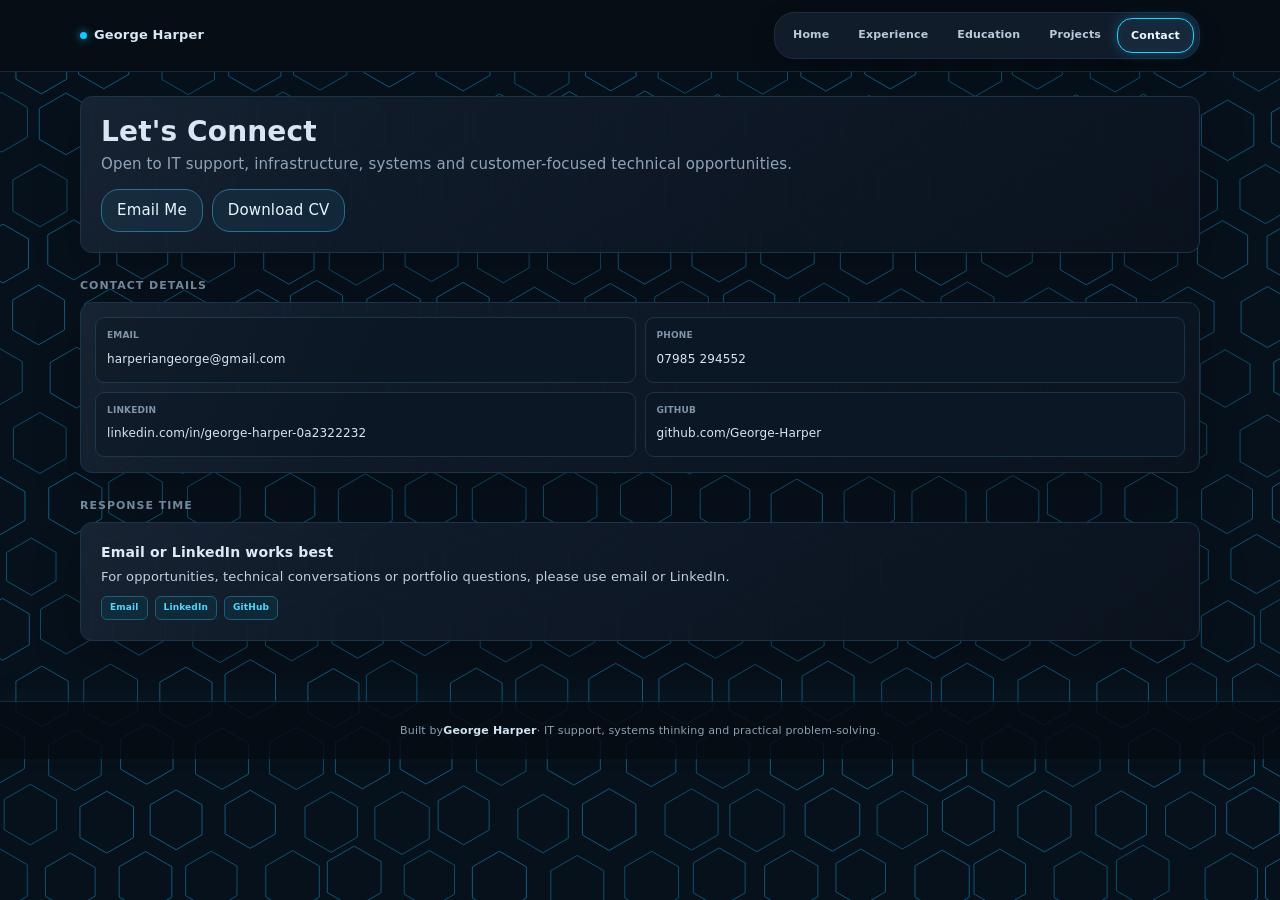
<file: contact.html>
<!doctype html><html lang="en"><head><meta charset="utf-8"><meta name="viewport" content="width=device-width,initial-scale=1"><title>George Harper | Contact</title><link rel="stylesheet" href="styles.css"></head><body><header class="site-header"><div class="header-inner"><a class="brand" href="index.html">George Harper</a><nav class="nav"><a href="index.html">Home</a><a href="experience.html">Experience</a><a href="education.html">Education</a><a href="projects.html">Projects</a><a href="contact.html">Contact</a></nav></div></header><main><section class="section-card"><h1>Let's Connect</h1><p>Open to IT support, infrastructure, systems and customer-focused technical opportunities.</p><div class="section-actions"><a class="button" href="mailto:harperiangeorge@gmail.com">Email Me</a><a class="button" href="cv.html">Download CV</a></div></section><div class="section-label">Contact Details</div><section class="contact-card"><div class="contact-grid"><div class="contact-item"><b>EMAIL</b><a href="mailto:harperiangeorge@gmail.com">harperiangeorge@gmail.com</a></div><div class="contact-item"><b>PHONE</b><a href="tel:+447985294552">07985 294552</a></div><div class="contact-item"><b>LINKEDIN</b><a href="https://www.linkedin.com/in/george-harper-0a2322232/" target="_blank" rel="noreferrer">linkedin.com/in/george-harper-0a2322232</a></div><div class="contact-item"><b>GITHUB</b><a href="https://github.com/George-Harper" target="_blank" rel="noreferrer">github.com/George-Harper</a></div></div></section><div class="section-label">Response Time</div><section class="section-card"><div class="card-title">Email or LinkedIn works best</div><div class="card-text">For opportunities, technical conversations or portfolio questions, please use email or LinkedIn.</div><div class="badges"><span class="badge">Email</span><span class="badge">LinkedIn</span><span class="badge">GitHub</span></div></section></main><footer>Built by <strong>George Harper</strong> · IT support, systems thinking and practical problem-solving.</footer><script src="nav.js"></script><script src="script.js"></script></body></html>
</file>
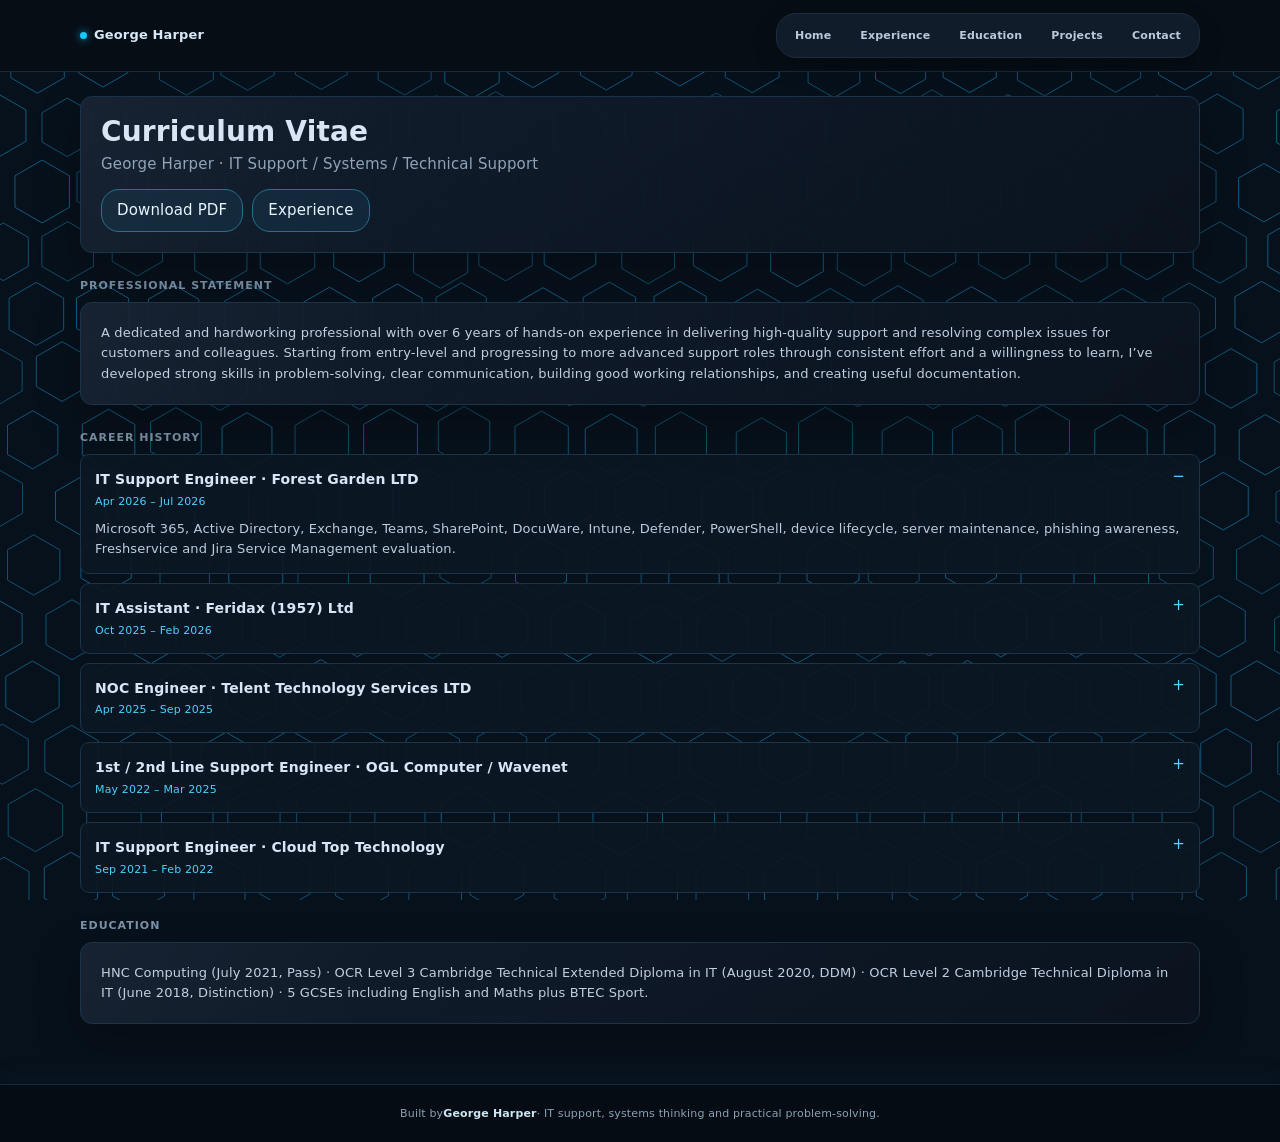
<file: cv.html>
<!doctype html><html lang="en"><head><meta charset="utf-8"><meta name="viewport" content="width=device-width,initial-scale=1"><title>George Harper | CV</title><link rel="stylesheet" href="styles.css"></head><body><header class="site-header"><div class="header-inner"><a class="brand" href="index.html">George Harper</a><nav class="nav"><a href="index.html">Home</a><a href="experience.html">Experience</a><a href="education.html">Education</a><a href="projects.html">Projects</a><a href="contact.html">Contact</a></nav></div></header><main><section class="section-card"><h1>Curriculum Vitae</h1><p>George Harper · IT Support / Systems / Technical Support</p><div class="section-actions"><a class="button" href="assets/george-harper-cv.pdf" download>Download PDF</a><a class="button" href="experience.html">Experience</a></div></section><div class="section-label">Professional Statement</div><section class="section-card"><div class="card-text">A dedicated and hardworking professional with over 6 years of hands-on experience in delivering high-quality support and resolving complex issues for customers and colleagues. Starting from entry-level and progressing to more advanced support roles through consistent effort and a willingness to learn, I’ve developed strong skills in problem-solving, clear communication, building good working relationships, and creating useful documentation.</div></section><div class="section-label">Career History</div><div class="timeline"><div class="job open"><div class="job-head"><div><div class="job-title">IT Support Engineer · Forest Garden LTD</div><div class="job-company">Apr 2026 – Jul 2026</div></div><div class="job-toggle">−</div></div><div class="job-body">Microsoft 365, Active Directory, Exchange, Teams, SharePoint, DocuWare, Intune, Defender, PowerShell, device lifecycle, server maintenance, phishing awareness, Freshservice and Jira Service Management evaluation.</div></div><div class="job"><div class="job-head"><div><div class="job-title">IT Assistant · Feridax (1957) Ltd</div><div class="job-company">Oct 2025 – Feb 2026</div></div><div class="job-toggle">+</div></div><div class="job-body">Microsoft 365/Azure, Business Central, Magento, MDM/Intune, Exchange, SharePoint, Teams, hardware support, web scraping, PowerShell, HESK and knowledge management.</div></div><div class="job"><div class="job-head"><div><div class="job-title">NOC Engineer · Telent Technology Services LTD</div><div class="job-company">Apr 2025 – Sep 2025</div></div><div class="job-toggle">+</div></div><div class="job-body">Network monitoring, incident response, Active Directory, Microsoft 365, SolarWinds, SCOM, Squared Up and ServiceNow.</div></div><div class="job"><div class="job-head"><div><div class="job-title">1st / 2nd Line Support Engineer · OGL Computer / Wavenet</div><div class="job-company">May 2022 – Mar 2025</div></div><div class="job-toggle">+</div></div><div class="job-body">End-user support, hardware/software/network troubleshooting, Microsoft 365, account management, documentation, remote support, printers, mobile devices and backups.</div></div><div class="job"><div class="job-head"><div><div class="job-title">IT Support Engineer · Cloud Top Technology</div><div class="job-company">Sep 2021 – Feb 2022</div></div><div class="job-toggle">+</div></div><div class="job-body">Microsoft 365 tenants, DNS, shared mailboxes, SharePoint, Teams, device setup, MFA and client support.</div></div></div><div class="section-label">Education</div><section class="section-card"><div class="card-text">HNC Computing (July 2021, Pass) · OCR Level 3 Cambridge Technical Extended Diploma in IT (August 2020, DDM) · OCR Level 2 Cambridge Technical Diploma in IT (June 2018, Distinction) · 5 GCSEs including English and Maths plus BTEC Sport.</div></section></main><footer>Built by <strong>George Harper</strong> · IT support, systems thinking and practical problem-solving.</footer><script src="nav.js"></script><script src="script.js"></script></body></html>
</file>
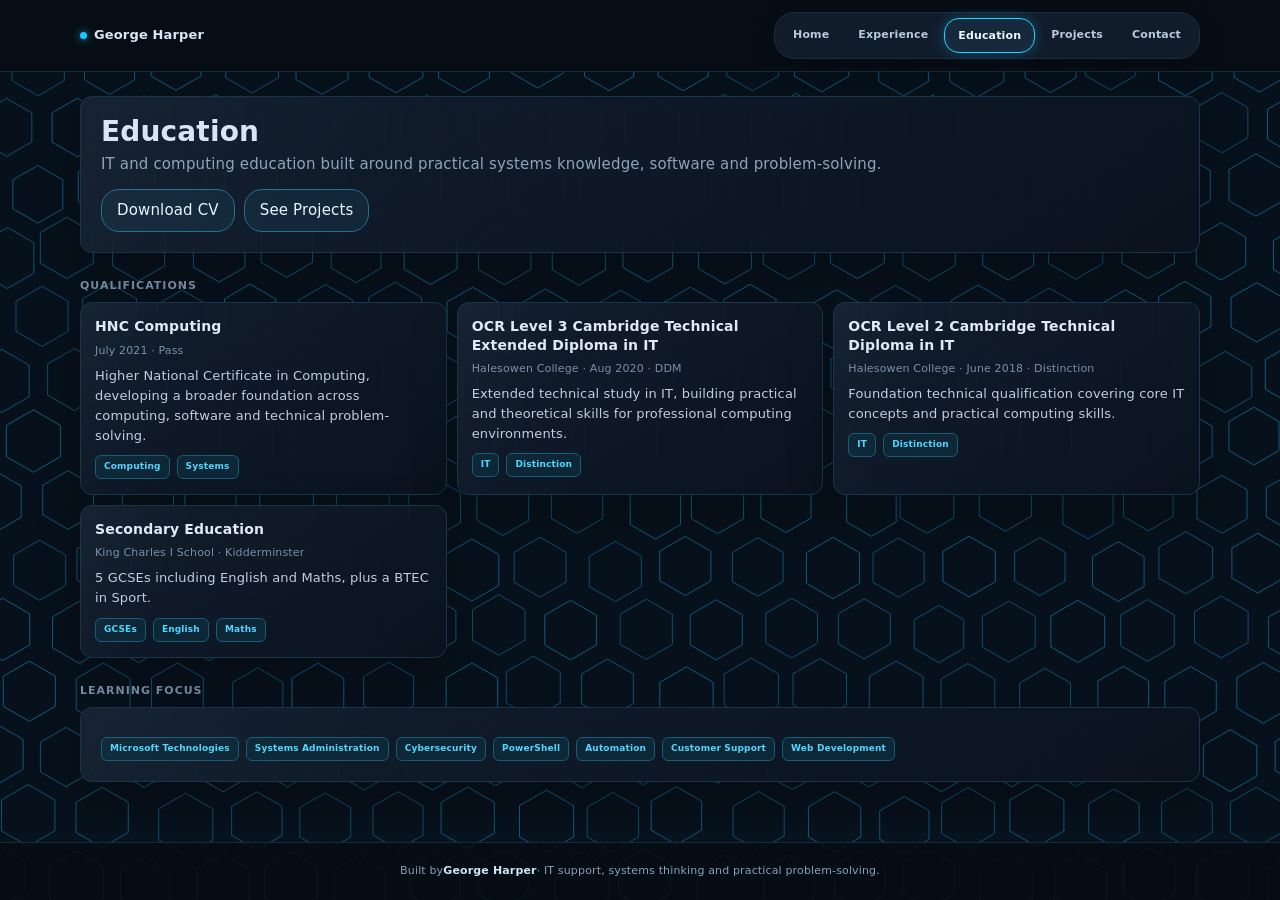
<file: education.html>
<!doctype html><html lang="en"><head><meta charset="utf-8"><meta name="viewport" content="width=device-width,initial-scale=1"><title>George Harper | Education</title><link rel="stylesheet" href="styles.css"></head><body><header class="site-header"><div class="header-inner"><a class="brand" href="index.html">George Harper</a><nav class="nav"><a href="index.html">Home</a><a href="experience.html">Experience</a><a href="education.html">Education</a><a href="projects.html">Projects</a><a href="contact.html">Contact</a></nav></div></header><main><section class="section-card"><h1>Education</h1><p>IT and computing education built around practical systems knowledge, software and problem-solving.</p><div class="section-actions"><a class="button" href="cv.html">Download CV</a><a class="button" href="projects.html">See Projects</a></div></section><div class="section-label">Qualifications</div><div class="grid"><article class="edu-card"><div class="card-title">HNC Computing</div><div class="card-meta">July 2021 · Pass</div><div class="card-text">Higher National Certificate in Computing, developing a broader foundation across computing, software and technical problem-solving.</div><div class="badges"><span class="badge">Computing</span><span class="badge">Systems</span></div></article><article class="edu-card"><div class="card-title">OCR Level 3 Cambridge Technical Extended Diploma in IT</div><div class="card-meta">Halesowen College · Aug 2020 · DDM</div><div class="card-text">Extended technical study in IT, building practical and theoretical skills for professional computing environments.</div><div class="badges"><span class="badge">IT</span><span class="badge">Distinction</span></div></article><article class="edu-card"><div class="card-title">OCR Level 2 Cambridge Technical Diploma in IT</div><div class="card-meta">Halesowen College · June 2018 · Distinction</div><div class="card-text">Foundation technical qualification covering core IT concepts and practical computing skills.</div><div class="badges"><span class="badge">IT</span><span class="badge">Distinction</span></div></article><article class="edu-card"><div class="card-title">Secondary Education</div><div class="card-meta">King Charles I School · Kidderminster</div><div class="card-text">5 GCSEs including English and Maths, plus a BTEC in Sport.</div><div class="badges"><span class="badge">GCSEs</span><span class="badge">English</span><span class="badge">Maths</span></div></article></div><div class="section-label">Learning Focus</div><section class="section-card"><div class="badges"><span class="badge">Microsoft Technologies</span><span class="badge">Systems Administration</span><span class="badge">Cybersecurity</span><span class="badge">PowerShell</span><span class="badge">Automation</span><span class="badge">Customer Support</span><span class="badge">Web Development</span></div></section></main><footer>Built by <strong>George Harper</strong> · IT support, systems thinking and practical problem-solving.</footer><script src="nav.js"></script><script src="script.js"></script></body></html>
</file>
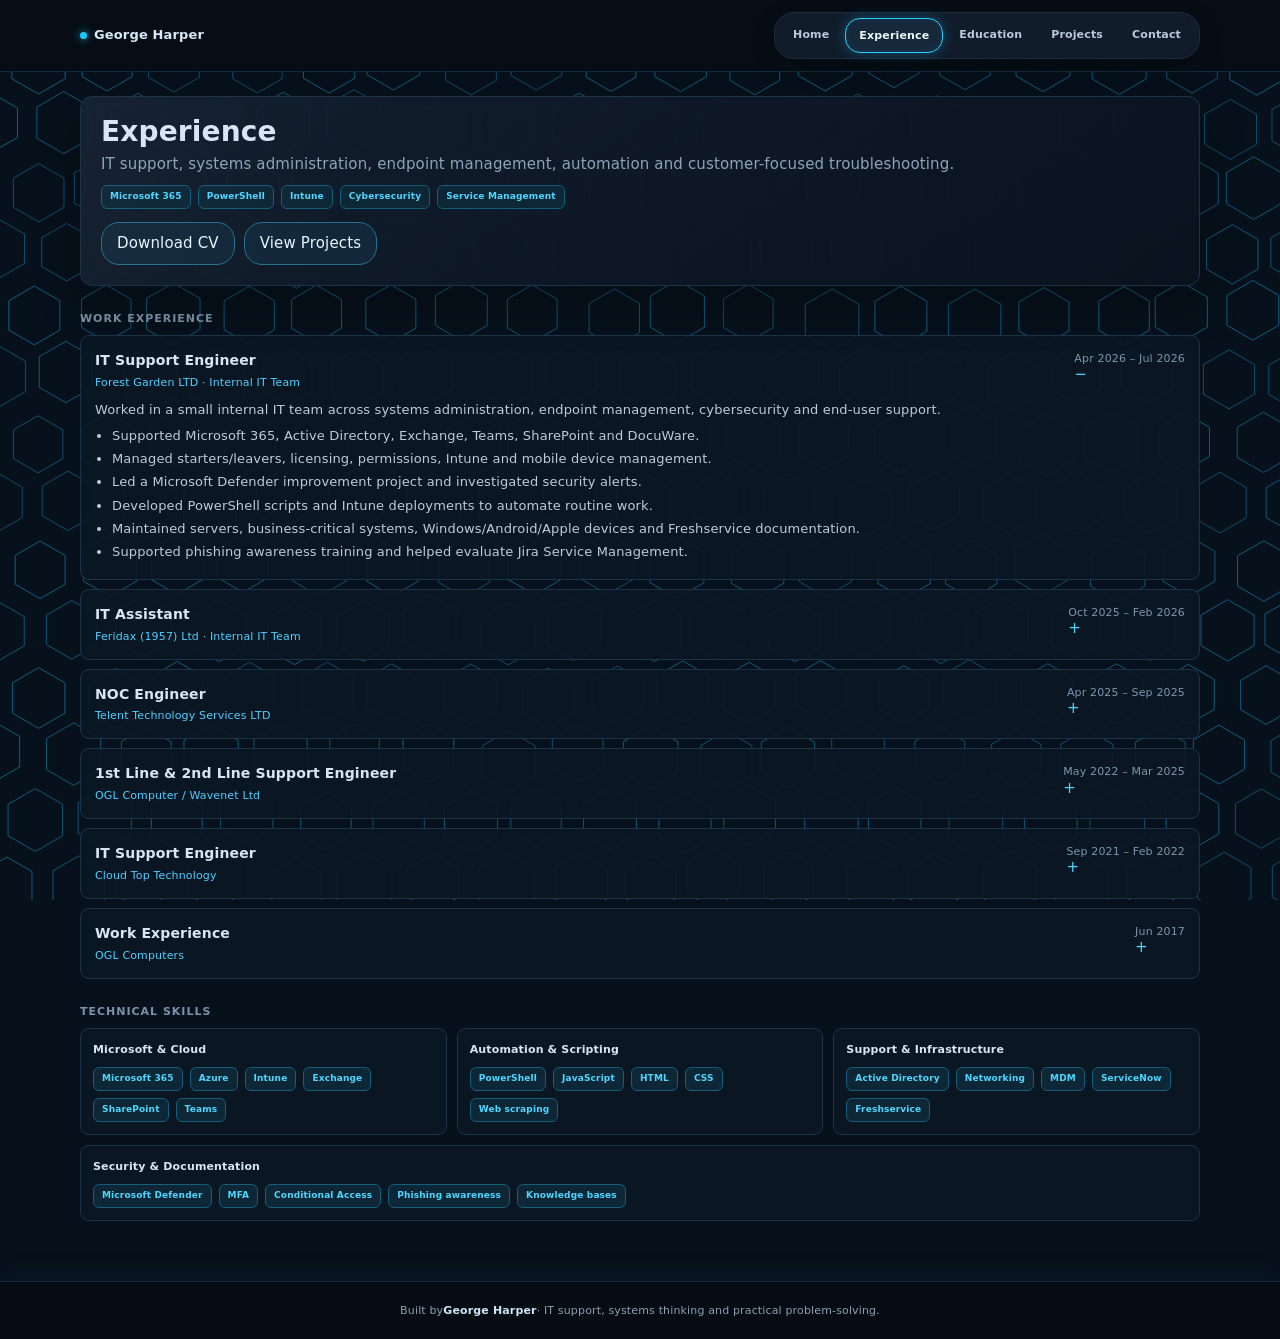
<file: experience.html>
<!doctype html><html lang="en"><head><meta charset="utf-8"><meta name="viewport" content="width=device-width,initial-scale=1"><title>George Harper | Experience</title><link rel="stylesheet" href="styles.css"></head><body><header class="site-header"><div class="header-inner"><a class="brand" href="index.html">George Harper</a><nav class="nav"><a href="index.html">Home</a><a href="experience.html">Experience</a><a href="education.html">Education</a><a href="projects.html">Projects</a><a href="contact.html">Contact</a></nav></div></header><main>
<section class="section-card"><h1>Experience</h1><p>IT support, systems administration, endpoint management, automation and customer-focused troubleshooting.</p><div class="badges"><span class="badge">Microsoft 365</span><span class="badge">PowerShell</span><span class="badge">Intune</span><span class="badge">Cybersecurity</span><span class="badge">Service Management</span></div><div class="section-actions"><a class="button" href="cv.html">Download CV</a><a class="button" href="projects.html">View Projects</a></div></section>
<div class="section-label">Work Experience</div><div class="timeline">
<div class="job open"><div class="job-head"><div><div class="job-title">IT Support Engineer</div><div class="job-company">Forest Garden LTD · Internal IT Team</div></div><div><div class="job-date">Apr 2026 – Jul 2026</div><div class="job-toggle">−</div></div></div><div class="job-body">Worked in a small internal IT team across systems administration, endpoint management, cybersecurity and end-user support.<ul><li>Supported Microsoft 365, Active Directory, Exchange, Teams, SharePoint and DocuWare.</li><li>Managed starters/leavers, licensing, permissions, Intune and mobile device management.</li><li>Led a Microsoft Defender improvement project and investigated security alerts.</li><li>Developed PowerShell scripts and Intune deployments to automate routine work.</li><li>Maintained servers, business-critical systems, Windows/Android/Apple devices and Freshservice documentation.</li><li>Supported phishing awareness training and helped evaluate Jira Service Management.</li></ul></div></div>
<div class="job"><div class="job-head"><div><div class="job-title">IT Assistant</div><div class="job-company">Feridax (1957) Ltd · Internal IT Team</div></div><div><div class="job-date">Oct 2025 – Feb 2026</div><div class="job-toggle">+</div></div></div><div class="job-body">Sole IT support person alongside the Head of IT in a small team.<ul><li>Managed Microsoft 365/Azure accounts, permissions, Exchange, SharePoint, Teams and Conditional Access.</li><li>Supported Business Central, Magento, Zebra printers, scanners, plotters and 3D printers.</li><li>Created and maintained a web scraper to pull product data into a database.</li><li>Used PowerShell for Microsoft 365 administration and automation.</li><li>Managed HESK, clocking systems and a detailed OneNote knowledge base.</li></ul></div></div>
<div class="job"><div class="job-head"><div><div class="job-title">NOC Engineer</div><div class="job-company">Telent Technology Services LTD</div></div><div><div class="job-date">Apr 2025 – Sep 2025</div><div class="job-toggle">+</div></div></div><div class="job-body">Monitored and supported critical infrastructure for clients in a Network Operations Centre.<ul><li>Monitored network performance and responded to alerts and incidents.</li><li>Used SolarWinds, SCOM and Squared Up to maintain system health.</li><li>Processed Active Directory and Microsoft 365 user setups and leavers.</li><li>Managed incidents and service requests through ServiceNow while meeting SLAs.</li></ul></div></div>
<div class="job"><div class="job-head"><div><div class="job-title">1st Line & 2nd Line Support Engineer</div><div class="job-company">OGL Computer / Wavenet Ltd</div></div><div><div class="job-date">May 2022 – Mar 2025</div><div class="job-toggle">+</div></div></div><div class="job-body">Started in 1st Line and promoted to 2nd Line Engineer in 2024.<ul><li>Provided first and second-line support across hardware, software and networks.</li><li>Supported Microsoft 365, accounts, permissions, printers, scanners, mobile devices and backups.</li><li>Created documentation and knowledge base articles and used remote support tools.</li><li>Managed incidents and service requests against agreed response times.</li></ul></div></div>
<div class="job"><div class="job-head"><div><div class="job-title">IT Support Engineer</div><div class="job-company">Cloud Top Technology</div></div><div><div class="job-date">Sep 2021 – Feb 2022</div><div class="job-toggle">+</div></div></div><div class="job-body">Client-facing placement focused on Microsoft 365, DNS, device setup and customer support.<ul><li>Set up Microsoft 365 tenants, users, licences, shared mailboxes and SharePoint/Teams.</li><li>Configured DNS and MFA and assisted with Office/device setup.</li><li>Researched technical topics and presented findings within deadlines.</li></ul></div></div>
<div class="job"><div class="job-head"><div><div class="job-title">Work Experience</div><div class="job-company">OGL Computers</div></div><div><div class="job-date">Jun 2017</div><div class="job-toggle">+</div></div></div><div class="job-body">Early IT work experience including testing a complaints system, helping train staff, stock checks and shadowing first-line support calls.</div></div>
</div>
<div class="section-label">Technical Skills</div><div class="skills-section"><div class="skill-card"><h3>Microsoft & Cloud</h3><div class="badges"><span class="badge">Microsoft 365</span><span class="badge">Azure</span><span class="badge">Intune</span><span class="badge">Exchange</span><span class="badge">SharePoint</span><span class="badge">Teams</span></div></div><div class="skill-card"><h3>Automation & Scripting</h3><div class="badges"><span class="badge">PowerShell</span><span class="badge">JavaScript</span><span class="badge">HTML</span><span class="badge">CSS</span><span class="badge">Web scraping</span></div></div><div class="skill-card"><h3>Support & Infrastructure</h3><div class="badges"><span class="badge">Active Directory</span><span class="badge">Networking</span><span class="badge">MDM</span><span class="badge">ServiceNow</span><span class="badge">Freshservice</span></div></div><div class="skill-card full-width"><h3>Security & Documentation</h3><div class="badges"><span class="badge">Microsoft Defender</span><span class="badge">MFA</span><span class="badge">Conditional Access</span><span class="badge">Phishing awareness</span><span class="badge">Knowledge bases</span></div></div></div>
</main><footer>Built by <strong>George Harper</strong> · IT support, systems thinking and practical problem-solving.</footer><script src="nav.js"></script><script src="script.js"></script></body></html>
</file>
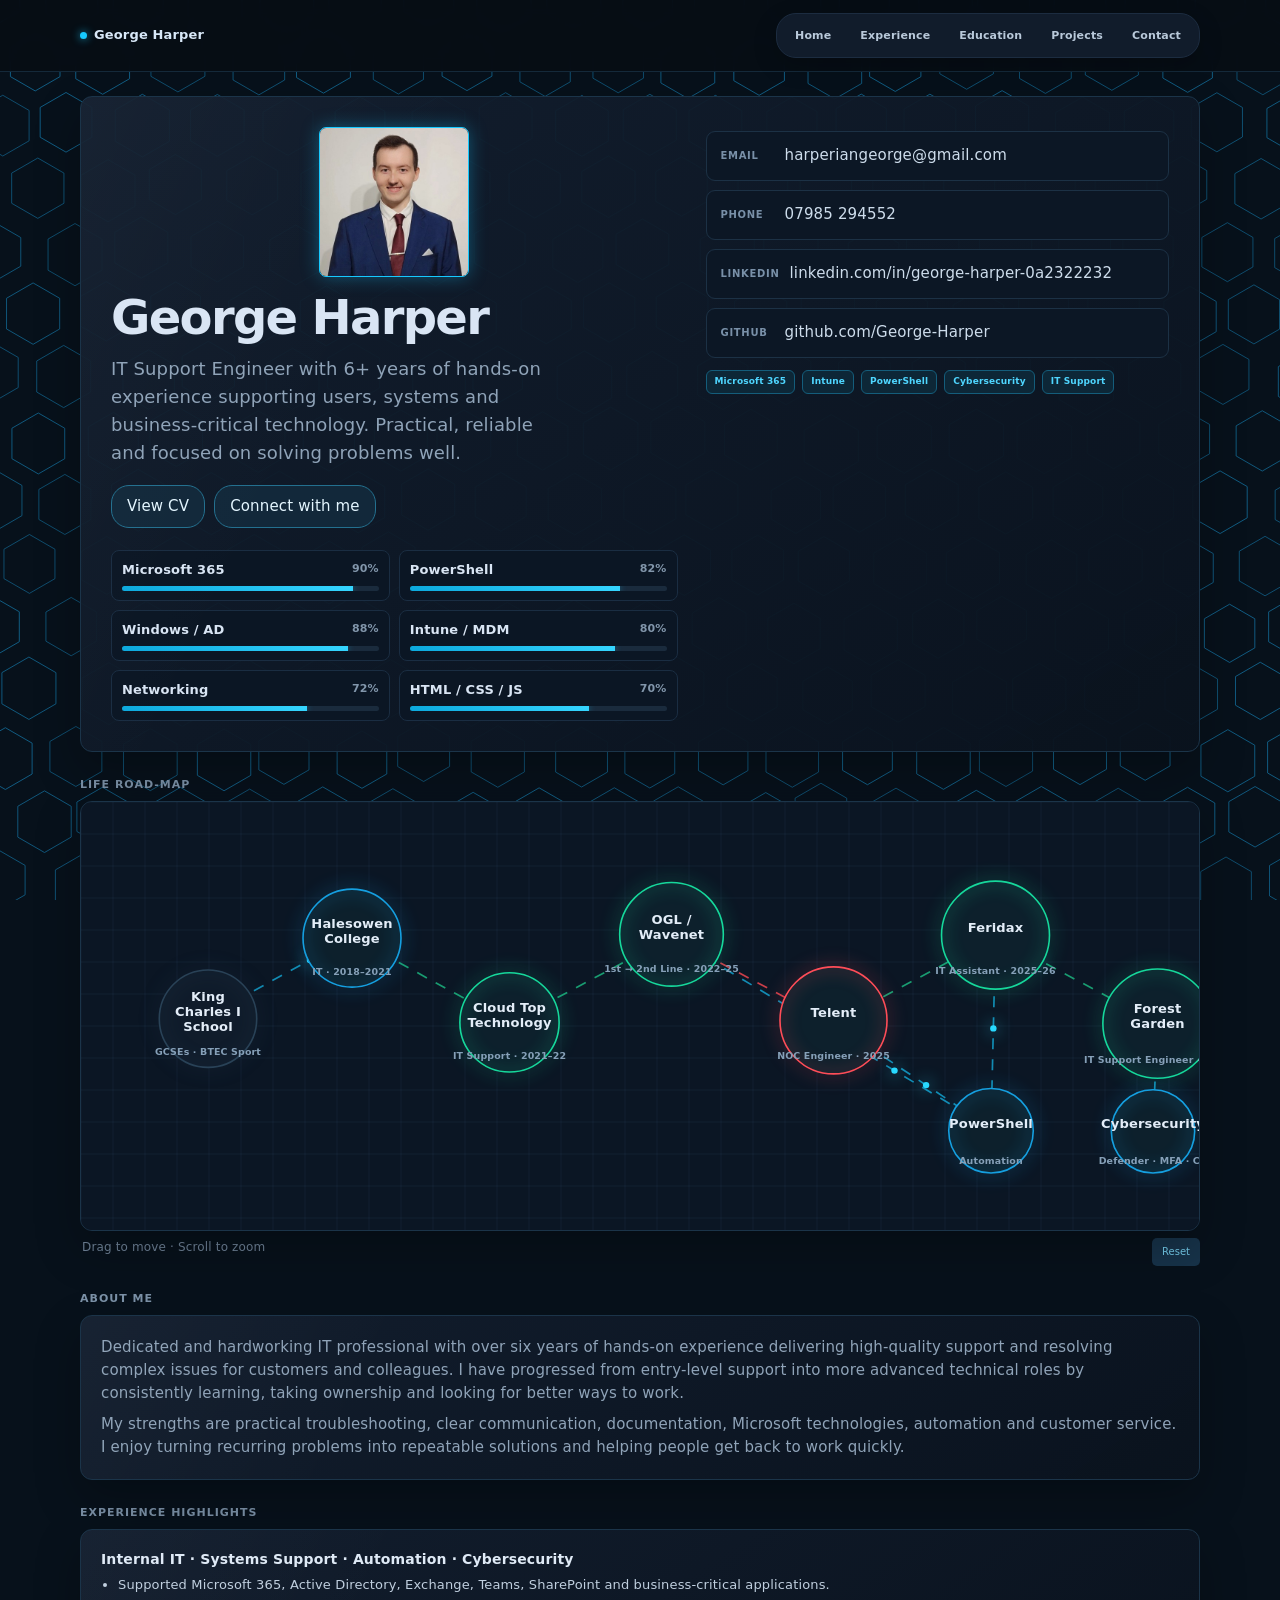
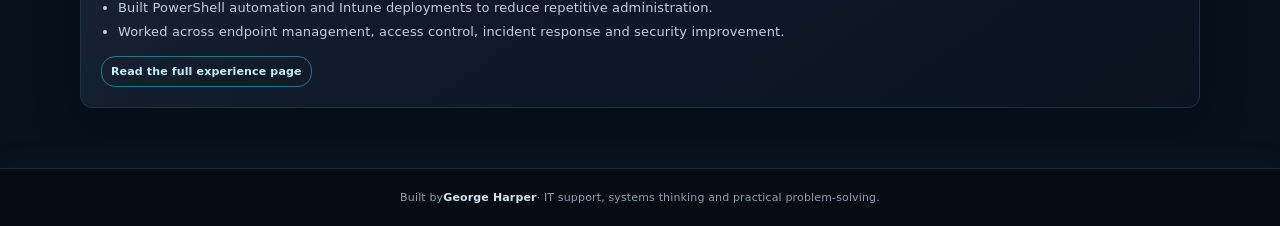
<file: index(1) (1).html>
<!doctype html><html lang="en"><head><meta charset="utf-8"><meta name="viewport" content="width=device-width,initial-scale=1"><title>George Harper | Portfolio</title><link rel="stylesheet" href="styles.css"></head><body>
<header class="site-header"><div class="header-inner"><a class="brand" href="index.html">George Harper</a><nav class="nav"><a href="index.html">Home</a><a href="experience.html">Experience</a><a href="education.html">Education</a><a href="projects.html">Projects</a><a href="contact.html">Contact</a></nav></div></header>
<main>
<section class="hero-card"><div class="hero-left"><img class="hero-photo" src="george-harper.png" alt="George Harper"><h1>George Harper</h1><p class="lead">IT Support Engineer with 6+ years of hands-on experience supporting users, systems and business-critical technology. Practical, reliable and focused on solving problems well.</p><div class="button-row"><a class="button" href="cv.html">View CV</a><a class="button" href="https://www.linkedin.com/in/george-harper-0a2322232/" target="_blank" rel="noreferrer">Connect with me</a></div><div class="skill-grid"><div class="skill"><div class="skill-top"><span>Microsoft 365</span><span>90%</span></div><div class="meter"><i style="width:90%"></i></div></div><div class="skill"><div class="skill-top"><span>PowerShell</span><span>82%</span></div><div class="meter"><i style="width:82%"></i></div></div><div class="skill"><div class="skill-top"><span>Windows / AD</span><span>88%</span></div><div class="meter"><i style="width:88%"></i></div></div><div class="skill"><div class="skill-top"><span>Intune / MDM</span><span>80%</span></div><div class="meter"><i style="width:80%"></i></div></div><div class="skill"><div class="skill-top"><span>Networking</span><span>72%</span></div><div class="meter"><i style="width:72%"></i></div></div><div class="skill"><div class="skill-top"><span>HTML / CSS / JS</span><span>70%</span></div><div class="meter"><i style="width:70%"></i></div></div></div></div>
<div><div class="info-list"><div class="info-row"><b>EMAIL</b><a href="mailto:harperiangeorge@gmail.com">harperiangeorge@gmail.com</a></div><div class="info-row"><b>PHONE</b><a href="tel:+447985294552">07985 294552</a></div><div class="info-row"><b>LINKEDIN</b><a href="https://www.linkedin.com/in/george-harper-0a2322232/" target="_blank" rel="noreferrer">linkedin.com/in/george-harper-0a2322232</a></div><div class="info-row"><b>GITHUB</b><a href="https://github.com/George-Harper" target="_blank" rel="noreferrer">github.com/George-Harper</a></div></div><div class="badges"><span class="badge">Microsoft 365</span><span class="badge">Intune</span><span class="badge">PowerShell</span><span class="badge">Cybersecurity</span><span class="badge">IT Support</span></div></div></section>
<div class="section-label">Life Road-Map</div><div class="roadmap-wrap"><canvas id="roadmap" aria-label="Interactive career roadmap"></canvas></div><div class="roadmap-help"><span>Drag to move · Scroll to zoom</span><button id="roadmap-reset">Reset</button></div>
<div class="section-label">About Me</div><section class="section-card"><p>Dedicated and hardworking IT professional with over six years of hands-on experience delivering high-quality support and resolving complex issues for customers and colleagues. I have progressed from entry-level support into more advanced technical roles by consistently learning, taking ownership and looking for better ways to work.</p><p style="margin-top:7px">My strengths are practical troubleshooting, clear communication, documentation, Microsoft technologies, automation and customer service. I enjoy turning recurring problems into repeatable solutions and helping people get back to work quickly.</p></section>
<div class="section-label">Experience Highlights</div><section class="section-card"><div class="card-title">Internal IT · Systems Support · Automation · Cybersecurity</div><div class="card-text"><ul><li>Supported Microsoft 365, Active Directory, Exchange, Teams, SharePoint and business-critical applications.</li><li>Built PowerShell automation and Intune deployments to reduce repetitive administration.</li><li>Worked across endpoint management, access control, incident response and security improvement.</li></ul></div><a class="mini-link" href="experience.html">Read the full experience page</a></section>
</main><footer>Built by <strong>George Harper</strong> · IT support, systems thinking and practical problem-solving.</footer><script src="nav.js"></script><script src="script.js"></script></body></html>
</file>
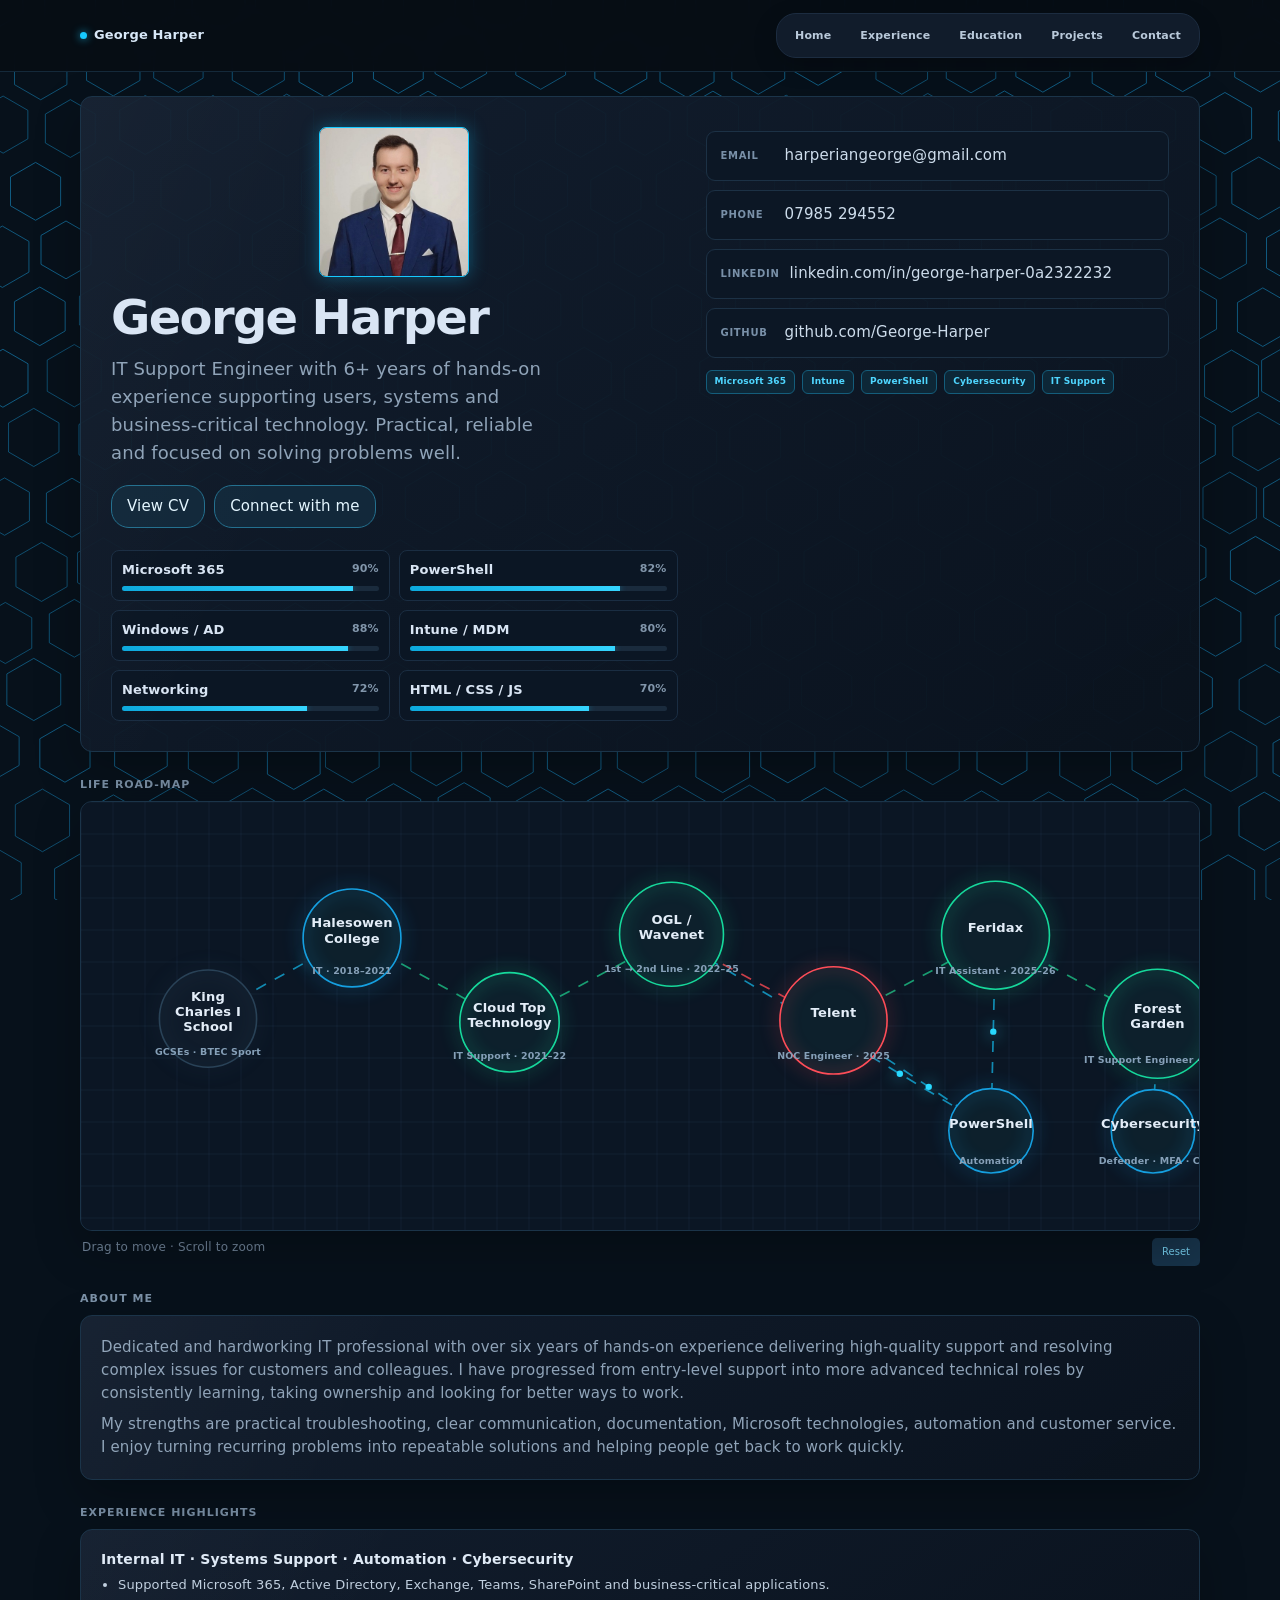
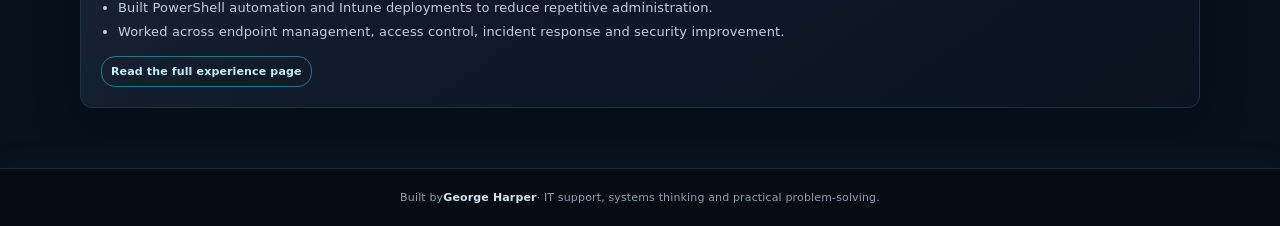
<file: index(2).html>
<!doctype html><html lang="en"><head><meta charset="utf-8"><meta name="viewport" content="width=device-width,initial-scale=1"><title>George Harper | Portfolio</title><link rel="stylesheet" href="styles.css"></head><body>
<header class="site-header"><div class="header-inner"><a class="brand" href="index.html">George Harper</a><nav class="nav"><a href="index.html">Home</a><a href="experience.html">Experience</a><a href="education.html">Education</a><a href="projects.html">Projects</a><a href="contact.html">Contact</a></nav></div></header>
<main>
<section class="hero-card"><div class="hero-left"><img class="hero-photo" src="./george-harper.png?v=2" alt="George Harper"><h1>George Harper</h1><p class="lead">IT Support Engineer with 6+ years of hands-on experience supporting users, systems and business-critical technology. Practical, reliable and focused on solving problems well.</p><div class="button-row"><a class="button" href="cv.html">View CV</a><a class="button" href="https://www.linkedin.com/in/george-harper-0a2322232/" target="_blank" rel="noreferrer">Connect with me</a></div><div class="skill-grid"><div class="skill"><div class="skill-top"><span>Microsoft 365</span><span>90%</span></div><div class="meter"><i style="width:90%"></i></div></div><div class="skill"><div class="skill-top"><span>PowerShell</span><span>82%</span></div><div class="meter"><i style="width:82%"></i></div></div><div class="skill"><div class="skill-top"><span>Windows / AD</span><span>88%</span></div><div class="meter"><i style="width:88%"></i></div></div><div class="skill"><div class="skill-top"><span>Intune / MDM</span><span>80%</span></div><div class="meter"><i style="width:80%"></i></div></div><div class="skill"><div class="skill-top"><span>Networking</span><span>72%</span></div><div class="meter"><i style="width:72%"></i></div></div><div class="skill"><div class="skill-top"><span>HTML / CSS / JS</span><span>70%</span></div><div class="meter"><i style="width:70%"></i></div></div></div></div>
<div><div class="info-list"><div class="info-row"><b>EMAIL</b><a href="mailto:harperiangeorge@gmail.com">harperiangeorge@gmail.com</a></div><div class="info-row"><b>PHONE</b><a href="tel:+447985294552">07985 294552</a></div><div class="info-row"><b>LINKEDIN</b><a href="https://www.linkedin.com/in/george-harper-0a2322232/" target="_blank" rel="noreferrer">linkedin.com/in/george-harper-0a2322232</a></div><div class="info-row"><b>GITHUB</b><a href="https://github.com/George-Harper" target="_blank" rel="noreferrer">github.com/George-Harper</a></div></div><div class="badges"><span class="badge">Microsoft 365</span><span class="badge">Intune</span><span class="badge">PowerShell</span><span class="badge">Cybersecurity</span><span class="badge">IT Support</span></div></div></section>
<div class="section-label">Life Road-Map</div><div class="roadmap-wrap"><canvas id="roadmap" aria-label="Interactive career roadmap"></canvas></div><div class="roadmap-help"><span>Drag to move · Scroll to zoom</span><button id="roadmap-reset">Reset</button></div>
<div class="section-label">About Me</div><section class="section-card"><p>Dedicated and hardworking IT professional with over six years of hands-on experience delivering high-quality support and resolving complex issues for customers and colleagues. I have progressed from entry-level support into more advanced technical roles by consistently learning, taking ownership and looking for better ways to work.</p><p style="margin-top:7px">My strengths are practical troubleshooting, clear communication, documentation, Microsoft technologies, automation and customer service. I enjoy turning recurring problems into repeatable solutions and helping people get back to work quickly.</p></section>
<div class="section-label">Experience Highlights</div><section class="section-card"><div class="card-title">Internal IT · Systems Support · Automation · Cybersecurity</div><div class="card-text"><ul><li>Supported Microsoft 365, Active Directory, Exchange, Teams, SharePoint and business-critical applications.</li><li>Built PowerShell automation and Intune deployments to reduce repetitive administration.</li><li>Worked across endpoint management, access control, incident response and security improvement.</li></ul></div><a class="mini-link" href="experience.html">Read the full experience page</a></section>
</main><footer>Built by <strong>George Harper</strong> · IT support, systems thinking and practical problem-solving.</footer><script src="nav.js"></script><script src="script.js"></script></body></html>
</file>
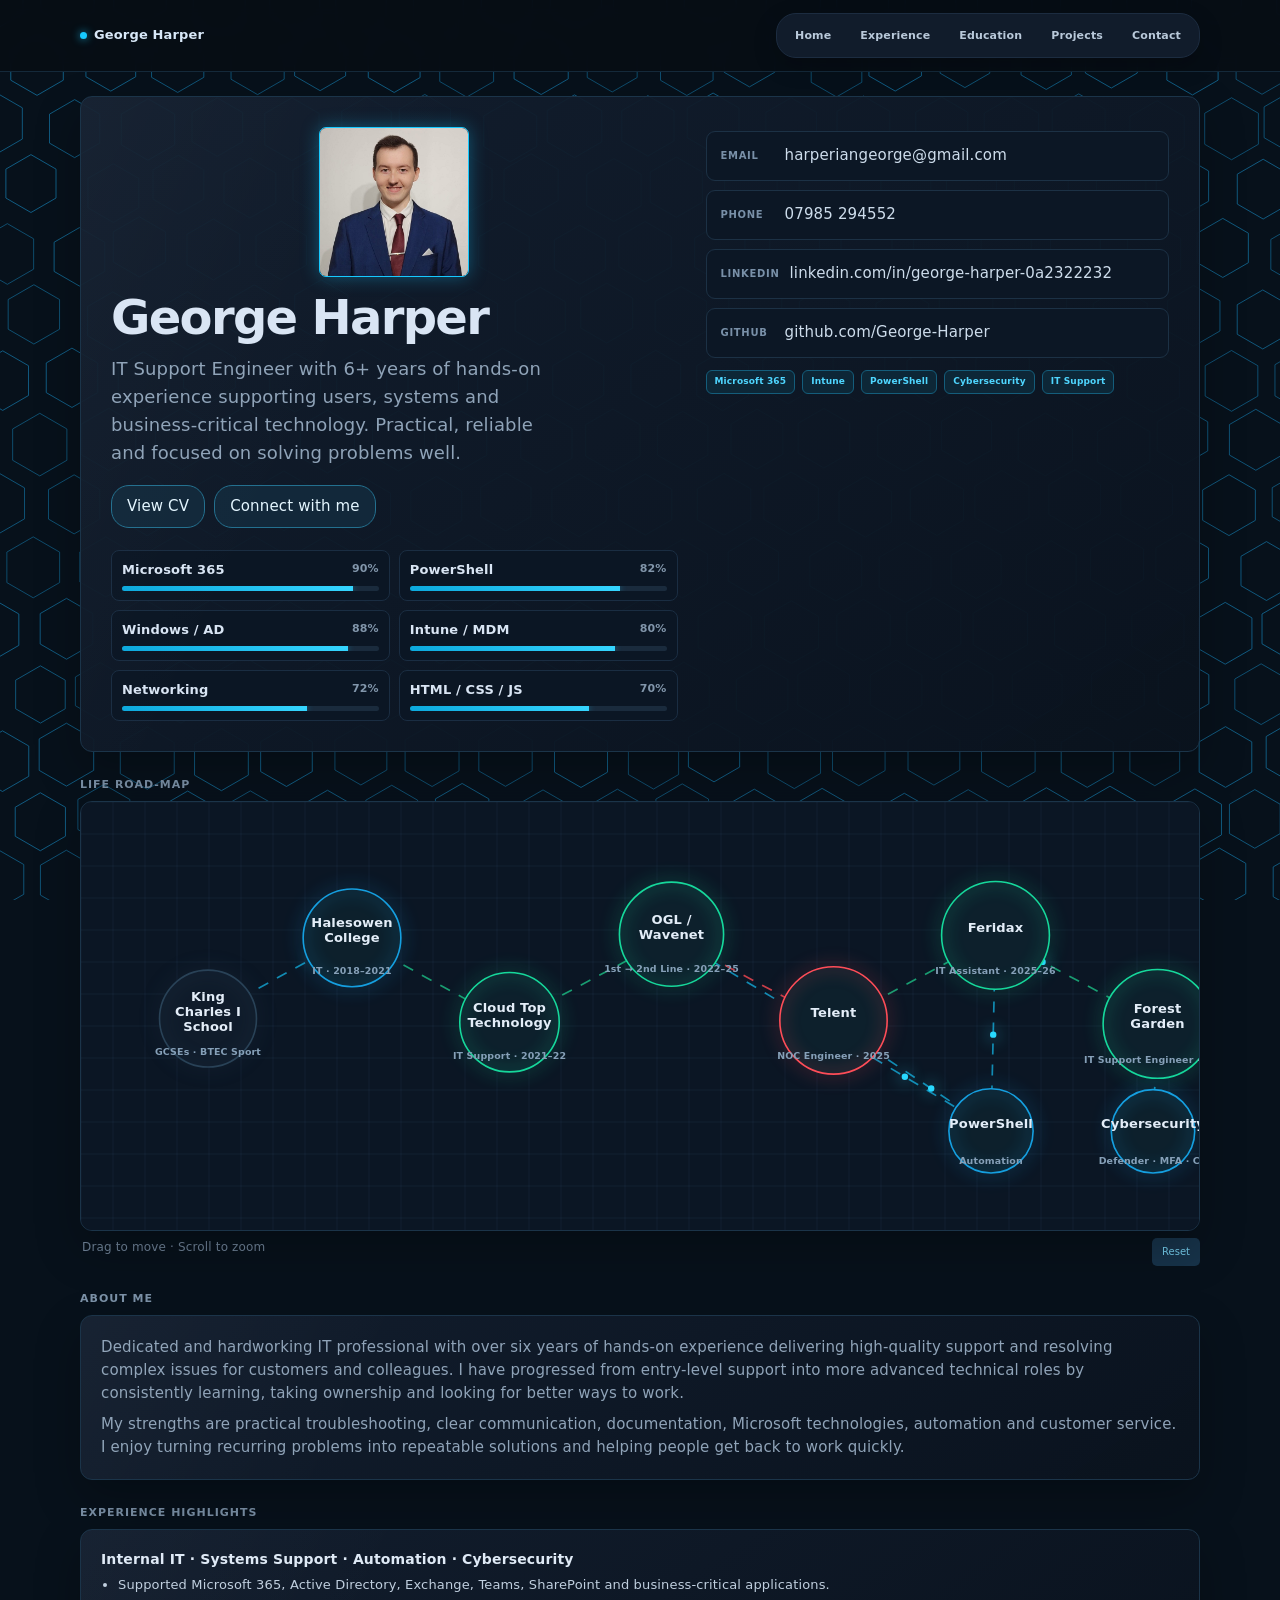
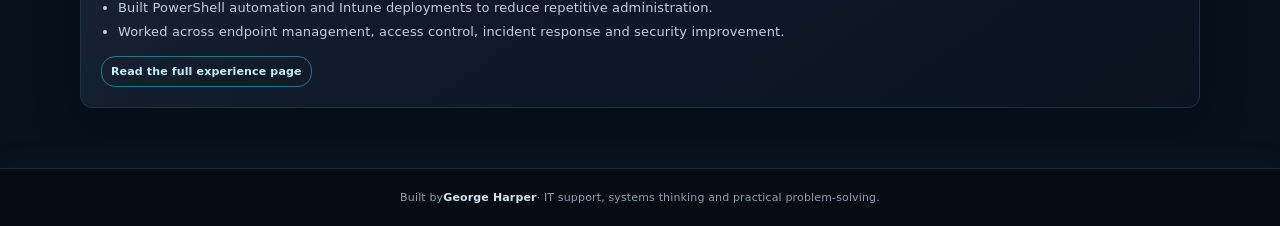
<file: index(3).html>
<!doctype html><html lang="en"><head><meta charset="utf-8"><meta name="viewport" content="width=device-width,initial-scale=1"><title>George Harper | Portfolio</title><link rel="stylesheet" href="styles.css"></head><body>
<header class="site-header"><div class="header-inner"><a class="brand" href="index.html">George Harper</a><nav class="nav"><a href="index.html">Home</a><a href="experience.html">Experience</a><a href="education.html">Education</a><a href="projects.html">Projects</a><a href="contact.html">Contact</a></nav></div></header>
<main>
<section class="hero-card"><div class="hero-left"><img class="hero-photo" src="./GH.jpeg?v=3" alt="George Harper"><h1>George Harper</h1><p class="lead">IT Support Engineer with 6+ years of hands-on experience supporting users, systems and business-critical technology. Practical, reliable and focused on solving problems well.</p><div class="button-row"><a class="button" href="cv.html">View CV</a><a class="button" href="https://www.linkedin.com/in/george-harper-0a2322232/" target="_blank" rel="noreferrer">Connect with me</a></div><div class="skill-grid"><div class="skill"><div class="skill-top"><span>Microsoft 365</span><span>90%</span></div><div class="meter"><i style="width:90%"></i></div></div><div class="skill"><div class="skill-top"><span>PowerShell</span><span>82%</span></div><div class="meter"><i style="width:82%"></i></div></div><div class="skill"><div class="skill-top"><span>Windows / AD</span><span>88%</span></div><div class="meter"><i style="width:88%"></i></div></div><div class="skill"><div class="skill-top"><span>Intune / MDM</span><span>80%</span></div><div class="meter"><i style="width:80%"></i></div></div><div class="skill"><div class="skill-top"><span>Networking</span><span>72%</span></div><div class="meter"><i style="width:72%"></i></div></div><div class="skill"><div class="skill-top"><span>HTML / CSS / JS</span><span>70%</span></div><div class="meter"><i style="width:70%"></i></div></div></div></div>
<div><div class="info-list"><div class="info-row"><b>EMAIL</b><a href="mailto:harperiangeorge@gmail.com">harperiangeorge@gmail.com</a></div><div class="info-row"><b>PHONE</b><a href="tel:+447985294552">07985 294552</a></div><div class="info-row"><b>LINKEDIN</b><a href="https://www.linkedin.com/in/george-harper-0a2322232/" target="_blank" rel="noreferrer">linkedin.com/in/george-harper-0a2322232</a></div><div class="info-row"><b>GITHUB</b><a href="https://github.com/George-Harper" target="_blank" rel="noreferrer">github.com/George-Harper</a></div></div><div class="badges"><span class="badge">Microsoft 365</span><span class="badge">Intune</span><span class="badge">PowerShell</span><span class="badge">Cybersecurity</span><span class="badge">IT Support</span></div></div></section>
<div class="section-label">Life Road-Map</div><div class="roadmap-wrap"><canvas id="roadmap" aria-label="Interactive career roadmap"></canvas></div><div class="roadmap-help"><span>Drag to move · Scroll to zoom</span><button id="roadmap-reset">Reset</button></div>
<div class="section-label">About Me</div><section class="section-card"><p>Dedicated and hardworking IT professional with over six years of hands-on experience delivering high-quality support and resolving complex issues for customers and colleagues. I have progressed from entry-level support into more advanced technical roles by consistently learning, taking ownership and looking for better ways to work.</p><p style="margin-top:7px">My strengths are practical troubleshooting, clear communication, documentation, Microsoft technologies, automation and customer service. I enjoy turning recurring problems into repeatable solutions and helping people get back to work quickly.</p></section>
<div class="section-label">Experience Highlights</div><section class="section-card"><div class="card-title">Internal IT · Systems Support · Automation · Cybersecurity</div><div class="card-text"><ul><li>Supported Microsoft 365, Active Directory, Exchange, Teams, SharePoint and business-critical applications.</li><li>Built PowerShell automation and Intune deployments to reduce repetitive administration.</li><li>Worked across endpoint management, access control, incident response and security improvement.</li></ul></div><a class="mini-link" href="experience.html">Read the full experience page</a></section>
</main><footer>Built by <strong>George Harper</strong> · IT support, systems thinking and practical problem-solving.</footer><script src="nav.js"></script><script src="script.js"></script></body></html>
</file>
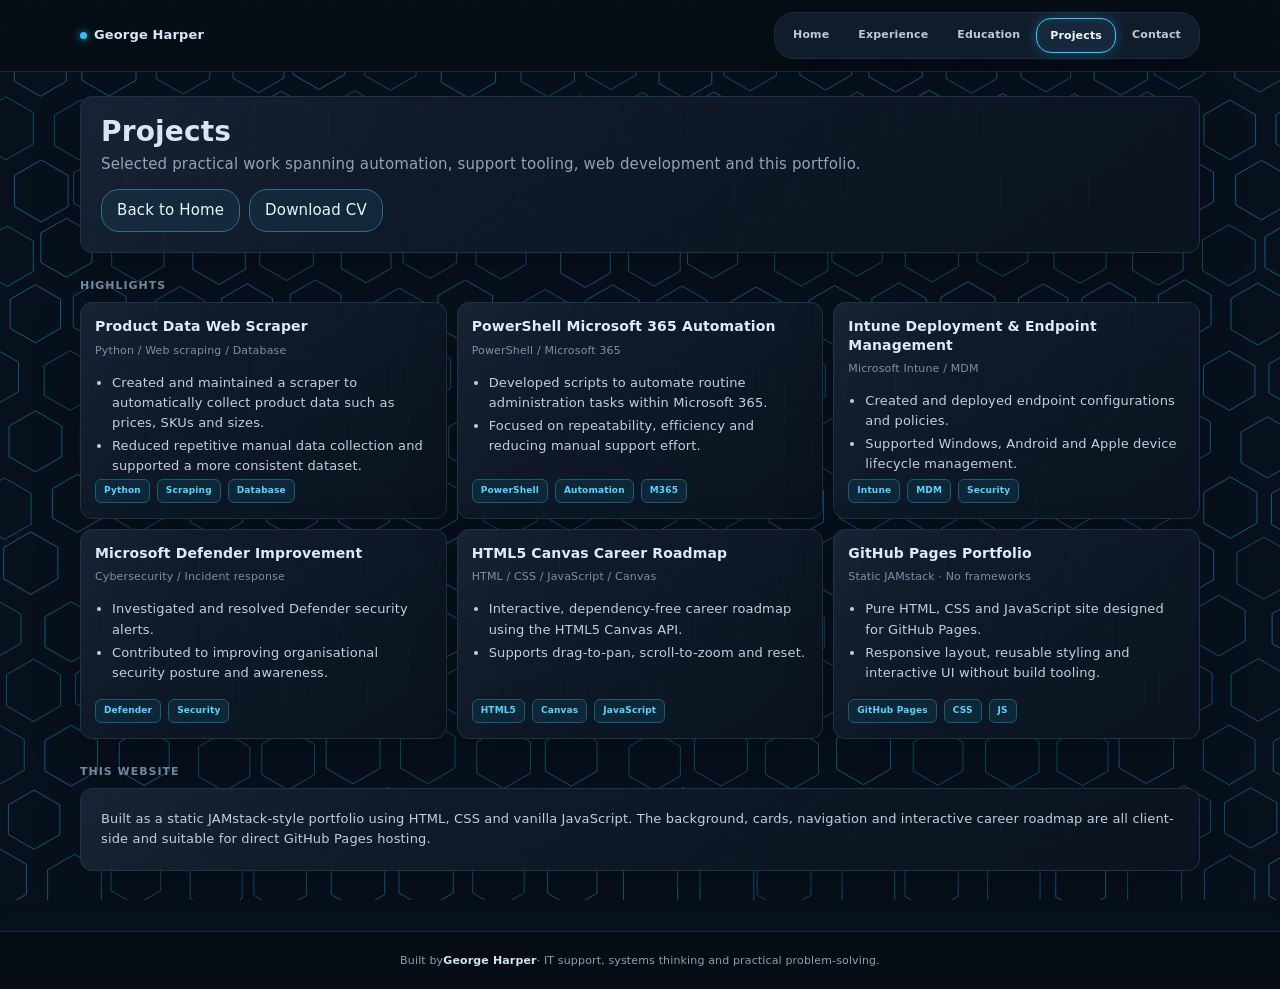
<file: projects.html>
<!doctype html><html lang="en"><head><meta charset="utf-8"><meta name="viewport" content="width=device-width,initial-scale=1"><title>George Harper | Projects</title><link rel="stylesheet" href="styles.css"></head><body><header class="site-header"><div class="header-inner"><a class="brand" href="index.html">George Harper</a><nav class="nav"><a href="index.html">Home</a><a href="experience.html">Experience</a><a href="education.html">Education</a><a href="projects.html">Projects</a><a href="contact.html">Contact</a></nav></div></header><main><section class="section-card"><h1>Projects</h1><p>Selected practical work spanning automation, support tooling, web development and this portfolio.</p><div class="section-actions"><a class="button" href="index.html">Back to Home</a><a class="button" href="cv.html">Download CV</a></div></section><div class="section-label">Highlights</div><div class="project-grid"><article class="project-card"><div class="card-title">Product Data Web Scraper</div><div class="card-meta">Python / Web scraping / Database</div><div class="card-text"><ul><li>Created and maintained a scraper to automatically collect product data such as prices, SKUs and sizes.</li><li>Reduced repetitive manual data collection and supported a more consistent dataset.</li></ul></div><div class="badges"><span class="badge">Python</span><span class="badge">Scraping</span><span class="badge">Database</span></div></article><article class="project-card"><div class="card-title">PowerShell Microsoft 365 Automation</div><div class="card-meta">PowerShell / Microsoft 365</div><div class="card-text"><ul><li>Developed scripts to automate routine administration tasks within Microsoft 365.</li><li>Focused on repeatability, efficiency and reducing manual support effort.</li></ul></div><div class="badges"><span class="badge">PowerShell</span><span class="badge">Automation</span><span class="badge">M365</span></div></article><article class="project-card"><div class="card-title">Intune Deployment & Endpoint Management</div><div class="card-meta">Microsoft Intune / MDM</div><div class="card-text"><ul><li>Created and deployed endpoint configurations and policies.</li><li>Supported Windows, Android and Apple device lifecycle management.</li></ul></div><div class="badges"><span class="badge">Intune</span><span class="badge">MDM</span><span class="badge">Security</span></div></article><article class="project-card"><div class="card-title">Microsoft Defender Improvement</div><div class="card-meta">Cybersecurity / Incident response</div><div class="card-text"><ul><li>Investigated and resolved Defender security alerts.</li><li>Contributed to improving organisational security posture and awareness.</li></ul></div><div class="badges"><span class="badge">Defender</span><span class="badge">Security</span></div></article><article class="project-card"><div class="card-title">HTML5 Canvas Career Roadmap</div><div class="card-meta">HTML / CSS / JavaScript / Canvas</div><div class="card-text"><ul><li>Interactive, dependency-free career roadmap using the HTML5 Canvas API.</li><li>Supports drag-to-pan, scroll-to-zoom and reset.</li></ul></div><div class="badges"><span class="badge">HTML5</span><span class="badge">Canvas</span><span class="badge">JavaScript</span></div></article><article class="project-card"><div class="card-title">GitHub Pages Portfolio</div><div class="card-meta">Static JAMstack · No frameworks</div><div class="card-text"><ul><li>Pure HTML, CSS and JavaScript site designed for GitHub Pages.</li><li>Responsive layout, reusable styling and interactive UI without build tooling.</li></ul></div><div class="badges"><span class="badge">GitHub Pages</span><span class="badge">CSS</span><span class="badge">JS</span></div></article></div><div class="section-label">This Website</div><section class="section-card"><div class="card-text">Built as a static JAMstack-style portfolio using HTML, CSS and vanilla JavaScript. The background, cards, navigation and interactive career roadmap are all client-side and suitable for direct GitHub Pages hosting.</div></section></main><footer>Built by <strong>George Harper</strong> · IT support, systems thinking and practical problem-solving.</footer><script src="nav.js"></script><script src="script.js"></script></body></html>
</file>
<file: styles.css>
:root{
  --bg:#07111b;--bg2:#0b1623;--panel:#101b2a;--panel2:#0d1724;--line:#173247;--line2:#23445c;
  --text:#d9e5f4;--muted:#8fa3b8;--cyan:#16c9ff;--cyan2:#54dcff;--shadow:0 18px 45px rgba(0,0,0,.25);--radius:12px;
}
*{box-sizing:border-box}
html{scroll-behavior:smooth}
body{margin:0;min-height:100vh;position:relative;overflow-x:hidden;background:var(--bg);color:var(--text);font-family:Inter,ui-sans-serif,system-ui,-apple-system,BlinkMacSystemFont,"Segoe UI",sans-serif;font-size:15px;line-height:1.55;letter-spacing:.01em}
body::before{content:"";position:fixed;inset:0;z-index:-2;background:var(--bg)}
body::after{content:"";position:fixed;inset:0;z-index:-1;pointer-events:none;background:radial-gradient(circle at 50% 0,rgba(26,74,105,.14),transparent 35%),linear-gradient(180deg,rgba(4,10,17,.10),rgba(4,10,17,.30))}
a{color:inherit;text-decoration:none}button,a.button{font:inherit}
#hex-canvas{position:fixed;inset:0;width:100vw;height:100vh;display:block;z-index:0;pointer-events:none}
.site-header{min-height:72px;background:rgba(7,13,21,.94);border-bottom:1px solid #14293a;display:flex;align-items:center;position:sticky;top:0;z-index:20;backdrop-filter:blur(8px)}
.header-inner{width:min(100% - 40px,1120px);margin:0 auto;display:flex;align-items:center;justify-content:space-between;gap:18px;padding:10px 0}
.brand{font-size:13px;font-weight:800;color:#d8e8f8;display:flex;align-items:center;gap:7px;white-space:nowrap}.brand::before{content:"";width:7px;height:7px;border-radius:50%;background:var(--cyan);box-shadow:0 0 9px rgba(22,201,255,.8)}
.nav{display:flex;gap:3px;padding:5px;border:1px solid #1c2c40;background:#111c2b;border-radius:20px;box-shadow:0 8px 24px rgba(0,0,0,.18)}
.nav a{padding:8px 13px;border-radius:15px;font-size:11px;font-weight:700;color:#b9c9da;transition:.2s}.nav a:hover{color:#fff;background:#17263a}.nav a.active{color:#eaf8ff;border:1px solid #28cfff;background:#17283a;box-shadow:0 0 13px rgba(22,201,255,.28),inset 0 0 10px rgba(22,201,255,.07)}
main{position:relative;z-index:2;width:min(100% - 40px,1120px);margin:0 auto;padding:24px 0 60px}
.hero-card,.section-card,.project-card,.edu-card,.experience-card,.contact-card,.roadmap-wrap{background:linear-gradient(145deg,rgba(19,31,47,.95),rgba(10,19,30,.97));border:1px solid #1b3449;border-radius:var(--radius);box-shadow:var(--shadow);position:relative;overflow:hidden}
.hero-card::before,.section-card::before,.project-card::before,.edu-card::before,.experience-card::before,.contact-card::before{content:"";position:absolute;inset:0;pointer-events:none;background:linear-gradient(115deg,rgba(255,255,255,.025),transparent 28%)}
.hero-card{padding:30px;display:grid;grid-template-columns:1.1fr .9fr;gap:28px;min-height:430px}
.hero-left{display:flex;flex-direction:column}.hero-left h1{font-size:48px;line-height:1;margin:0 0 14px;font-weight:850;letter-spacing:-.035em}.lead{font-size:18px;color:var(--muted);max-width:440px;margin:0 0 18px}.hero-photo{width:150px;height:150px;object-fit:cover;border-radius:7px;border:1px solid var(--cyan);box-shadow:0 0 18px rgba(22,201,255,.35);display:block;margin:0 auto 16px}.button-row{display:flex;gap:9px;flex-wrap:wrap}.button{display:inline-flex;align-items:center;justify-content:center;border:1px solid #23708f;background:#12283a;color:#e4f6ff;border-radius:18px;padding:9px 15px;font-size:12px;font-weight:800;cursor:pointer;transition:.2s}.button:hover{border-color:var(--cyan);box-shadow:0 0 12px rgba(22,201,255,.18);transform:translateY(-1px)}
.info-list{display:grid;gap:9px;margin:4px 0 12px}.info-row{border:1px solid #1c3145;background:#0c1725;border-radius:9px;padding:12px 14px;display:flex;gap:10px;align-items:center;font-size:15px;min-height:50px}.info-row b{font-size:10px;color:#7990a8;letter-spacing:.07em;min-width:54px}.info-row a{overflow-wrap:anywhere;color:#cddceb}.badges{display:flex;gap:7px;flex-wrap:wrap;margin-top:9px}.badge{border:1px solid #145d7b;background:#0d2737;color:#4fd6ff;border-radius:6px;padding:4px 8px;font-size:9px;font-weight:750}
.skill-grid{display:grid;grid-template-columns:1fr 1fr;gap:9px;margin-top:auto;padding-top:22px}.skill{border:1px solid #1a2d42;background:#0b1624;border-radius:8px;padding:9px 10px}.skill-top{display:flex;justify-content:space-between;font-size:13px;font-weight:750;margin-bottom:6px}.skill-top span:last-child{color:#8296ab;font-size:11px}.meter{height:5px;background:#1a2b3d;border-radius:5px;overflow:hidden}.meter i{display:block;height:100%;background:linear-gradient(90deg,#0ca9dd,#35d5ff);box-shadow:0 0 7px rgba(22,201,255,.45)}
.section-label{font-size:11px;text-transform:uppercase;letter-spacing:.09em;color:#7c92a8;font-weight:800;margin:24px 0 8px}.roadmap-wrap{height:430px;position:relative;z-index:2;padding:0;overflow:hidden}#roadmap{display:block;width:100%;height:100%;touch-action:none;cursor:grab}.roadmap-wrap:active #roadmap{cursor:grabbing}.roadmap-help{font-size:12px;color:#6f8297;margin:7px 0 0 2px;display:flex;justify-content:space-between}.roadmap-help button{border:0;background:#17334a;color:#75cdec;font-size:10px;border-radius:5px;padding:6px 10px;cursor:pointer}
.section-card{padding:20px}.section-card h1{font-size:28px;margin:0 0 5px;line-height:1.1}.section-card p{margin:0;color:var(--muted);font-size:15px}.section-actions{margin-top:13px;display:flex;gap:9px}
.grid,.experience-grid{display:grid;grid-template-columns:repeat(3,1fr);gap:10px}.experience-card,.edu-card,.project-card,.contact-card{padding:14px 14px 15px}.card-title{font-size:14px;font-weight:850;line-height:1.3;margin-bottom:6px;color:#dfeaf6}.card-meta{font-size:11px;color:#7990a8;margin-bottom:7px}.card-text{font-size:13px;color:#c0cfdf}.card-text ul{padding-left:17px;margin:7px 0 0}.card-text li{margin:3px 0}.mini-link{display:inline-flex;margin-top:11px;border:1px solid #23708f;color:#bfefff;border-radius:14px;padding:6px 9px;font-size:11px;font-weight:800}
.skills-section{display:grid;grid-template-columns:repeat(3,1fr);gap:10px}.skill-card{padding:12px;border:1px solid #1b3449;border-radius:9px;background:rgba(13,23,36,.92)}.skill-card h3{font-size:11px;margin:0 0 7px}.skill-card .badge{font-size:9px}.full-width{grid-column:1/-1}.project-grid{display:grid;grid-template-columns:repeat(3,1fr);gap:10px}.project-card{min-height:210px;display:flex;flex-direction:column}.project-card .badges{margin-top:auto}.timeline{display:grid;gap:9px}.job{padding:14px;border:1px solid #1b3449;border-radius:9px;background:rgba(13,23,36,.92)}.job-head{display:flex;justify-content:space-between;gap:8px;cursor:pointer}.job-title{font-size:14px;font-weight:850}.job-date{font-size:11px;color:#7f96ad;white-space:nowrap}.job-company{font-size:11px;color:#4fcfff;margin-top:2px}.job-toggle{color:#4fd7ff;font-size:15px;line-height:1}.job-body{display:none;padding-top:9px;color:#bdccdc;font-size:13px}.job.open .job-body{display:block}.job-body ul{margin:6px 0 0;padding-left:17px}.job-body li{margin:3px 0}
.contact-grid{display:grid;grid-template-columns:1fr 1fr;gap:9px}.contact-item{border:1px solid #1b3449;border-radius:9px;background:#0c1725;padding:11px}.contact-item b{display:block;font-size:9px;color:#7f94a9;margin-bottom:4px}.contact-item a{font-size:12px;overflow-wrap:anywhere}footer{position:relative;z-index:2;min-height:58px;border-top:1px solid #142a3d;display:flex;align-items:center;justify-content:center;color:#8ca0b5;font-size:11px;background:rgba(6,12,19,.84);box-shadow:0 -8px 24px rgba(22,75,115,.08)}footer strong{color:#cfe6f6}.note{font-size:9px;color:#6f8297;margin-top:9px}
/* Roadmap modal */
.modal-open{overflow:hidden}.roadmap-modal{position:fixed !important;inset:0 !important;z-index:1000 !important;display:none;align-items:center;justify-content:center;padding:24px;width:100vw;height:100vh;isolation:isolate}.roadmap-modal.show{display:flex !important}.roadmap-modal-backdrop{position:absolute;z-index:0;inset:0;background:rgba(1,7,13,.72);backdrop-filter:blur(5px)}.roadmap-dialog{position:relative;z-index:102;width:min(100%,760px);max-height:min(78vh,680px);overflow:auto;background:linear-gradient(145deg,#121f30,#0a1420);border:1px solid #1c3a50;border-radius:16px;box-shadow:0 25px 70px rgba(0,0,0,.55),0 0 30px rgba(17,161,214,.08);padding:30px;color:var(--text)}.roadmap-close{position:absolute;right:20px;top:18px;width:38px;height:38px;border:0;border-radius:50%;background:#ff4d58;color:#fff;font-size:25px;line-height:1;cursor:pointer}.roadmap-eyebrow{font-size:12px;text-transform:uppercase;letter-spacing:.08em;color:#6f9bb5;font-weight:800;margin-bottom:7px}.roadmap-dialog h2{font-size:32px;line-height:1.15;margin:0 55px 18px 0;color:#e3edf8}.roadmap-body{font-size:18px;color:#b6c4d3;line-height:1.75;font-style:italic}.roadmap-body p{margin:0 0 18px}.roadmap-body ul{margin:8px 0 0;padding-left:22px}.roadmap-body li{margin:7px 0}.roadmap-body::after{content:"";display:block;height:2px;width:110px;margin-top:22px;background:var(--cyan);box-shadow:0 0 14px rgba(22,201,255,.55)}
@media(max-width:900px){.header-inner{width:min(100% - 28px,1120px)}main{width:min(100% - 28px,1120px)}.hero-card{grid-template-columns:1fr;min-height:auto}.hero-photo{margin:0 0 16px}.roadmap-wrap{height:420px}.skill-grid{margin-top:16px}}
@media(max-width:680px){.site-header{height:auto}.header-inner{padding:8px 0;align-items:flex-start}.nav{flex-wrap:wrap;justify-content:flex-end}.nav a{padding:7px 9px}.hero-card{padding:18px}.hero-left h1{font-size:35px}.lead{font-size:15px}.info-row{font-size:12px}.grid,.experience-grid,.skills-section,.project-grid{grid-template-columns:1fr 1fr}.contact-grid{grid-template-columns:1fr}.roadmap-wrap{height:380px}}
@media(max-width:460px){.header-inner{width:min(100% - 20px,610px);flex-direction:column;align-items:stretch}.brand{justify-content:center}.nav{justify-content:center}.nav a{font-size:9px;padding:6px 7px}main{width:min(100% - 20px,610px);padding-top:14px}.grid,.experience-grid,.skills-section,.project-grid{grid-template-columns:1fr}.hero-card{padding:15px}.hero-left h1{font-size:31px}.hero-photo{width:130px;height:130px}.skill-grid{grid-template-columns:1fr}.roadmap-wrap{height:300px}.roadmap-dialog{padding:22px}.roadmap-dialog h2{font-size:24px}.roadmap-body{font-size:15px}}
</file>
